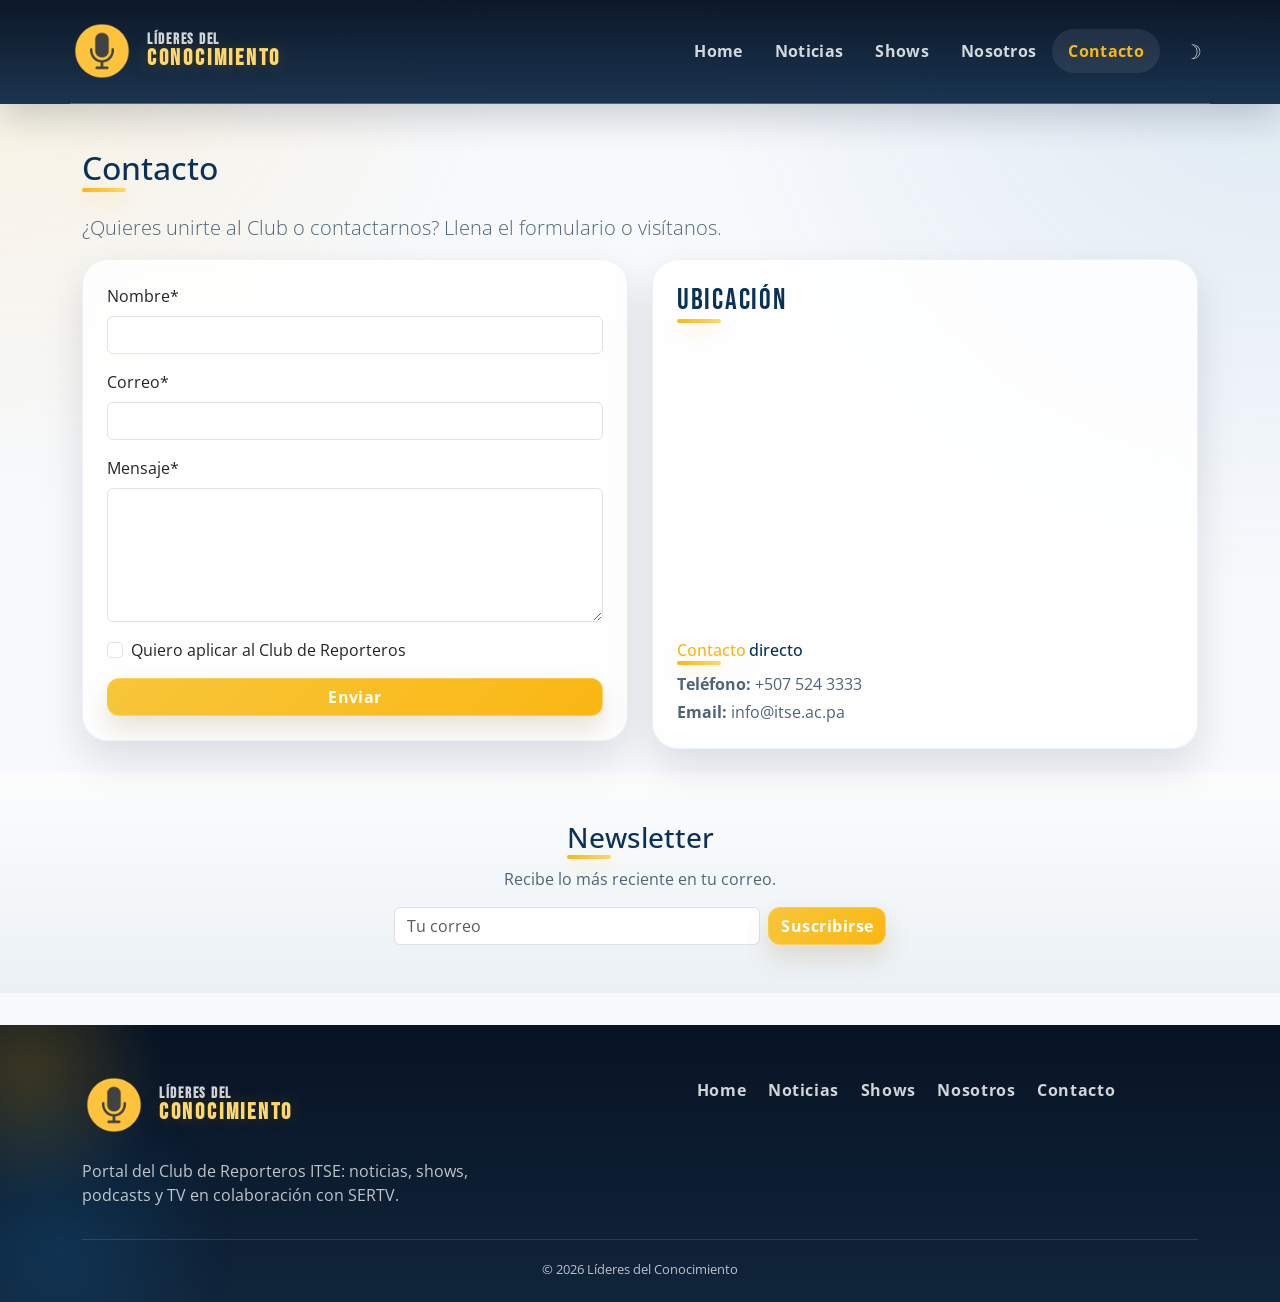
<file: contacto.html>
<!doctype html>
<html lang="es">
<head>
  <meta charset="utf-8" />
  <meta name="viewport" content="width=device-width,initial-scale=1">
  <title>Contacto &mdash; L&iacute;deres del Conocimiento</title>
  <link href="https://fonts.googleapis.com/css2?family=Bebas+Neue&family=Open+Sans:wght@300;400;600;700&display=swap" rel="stylesheet">
  <link href="https://cdn.jsdelivr.net/npm/bootstrap@5.3.2/dist/css/bootstrap.min.css" rel="stylesheet">
  <link rel="stylesheet" href="css/normalize.css">
  <link rel="stylesheet" href="css/styles.css">
</head>
<body>
  <header class="site-header text-white">
    <nav class="navbar container navbar-dark navbar-expand-lg">
      <a class="navbar-brand brand-lockup d-flex align-items-center" href="index.html">
        <img src="img/logo-lideres-conocimiento.png" alt="logo" class="logo brand-logo" width="320" height="320" decoding="async">
        <span class="logo-text">
          <span class="logo-text-main">L&iacute;deres del</span>
          <span class="logo-text-strong">Conocimiento</span>
        </span>
      </a>
      <button class="navbar-toggler" data-bs-toggle="collapse" data-bs-target="#nav5" aria-controls="nav5" aria-expanded="false" aria-label="Abrir navegaci&oacute;n">
        <span class="navbar-toggler-icon"></span>
      </button>
      <div class="collapse navbar-collapse" id="nav5">
        <ul class="navbar-nav ms-auto">
          <li class="nav-item"><a class="nav-link" href="index.html">Home</a></li>
          <li class="nav-item"><a class="nav-link" href="noticias.html">Noticias</a></li>
          <li class="nav-item"><a class="nav-link" href="shows.html">Shows</a></li>
          <li class="nav-item"><a class="nav-link" href="nosotros.html">Nosotros</a></li>
          <li class="nav-item"><a class="nav-link active" href="contacto.html">Contacto</a></li>
        </ul>
      </div>
    </nav>
  </header>

  <main class="container py-4">
    <h1>Contacto</h1>
    <p class="lead">&iquest;Quieres unirte al Club o contactarnos? Llena el formulario o vis&iacute;tanos.</p>

    <div class="row g-4 align-items-start">
      <div class="col-lg-6">
        <form id="contactForm" novalidate class="card p-4 h-100">
          <div class="mb-3">
            <label for="name" class="form-label">Nombre*</label>
            <input type="text" id="name" class="form-control" required aria-required="true">
            <div class="invalid-feedback">Por favor ingresa tu nombre.</div>
          </div>

          <div class="mb-3">
            <label for="email" class="form-label">Correo*</label>
            <input type="email" id="email" class="form-control" required>
            <div class="invalid-feedback">Por favor, ingresa un correo v&aacute;lido.</div>
          </div>

          <div class="mb-3">
            <label for="message" class="form-label">Mensaje*</label>
            <textarea id="message" class="form-control" rows="5" required></textarea>
            <div class="invalid-feedback">Escribe tu mensaje.</div>
          </div>

          <div class="mb-3 form-check">
            <input type="checkbox" id="joinClub" class="form-check-input">
            <label class="form-check-label" for="joinClub">Quiero aplicar al Club de Reporteros</label>
          </div>

          <button class="btn btn-primary" type="submit">Enviar</button>
        </form>
      </div>

      <div class="col-lg-6">
        <div class="card p-4 h-100">
          <h3 class="section-title mb-3">Ubicaci&oacute;n</h3>
          <div class="ratio ratio-16x9 mb-4">
            <iframe
              src="https://www.google.com/maps/embed?pb=!1m18!1m12!1m3!1d3940.9743908338976!2d-79.46231768521302!3d9.054658993473889!2m3!1f0!2f0!3f0!3m2!1i1024!2i768!4f13.1!3m3!1m2!1s0x8fa517cf406ca8a1%3A0x44504cf388ecebbb!2sITSE%20Instituto%20T%C3%A9cnico%20Superior%20Especializado!5e0!3m2!1ses!2spa!4v1708412455455!5m2!1ses!2spa"
              allowfullscreen=""
              loading="lazy"
              referrerpolicy="no-referrer-when-downgrade"></iframe>
          </div>
          <h6>Contacto directo</h6>
          <p class="mb-1"><strong>Tel&eacute;fono:</strong> +507 524 3333</p>
          <p class="mb-0"><strong>Email:</strong> info@itse.ac.pa</p>
        </div>
      </div>
    </div>
  </main>

  <section id="subscribe" class="py-5 bg-light">
    <div class="container text-center">
      <h3>Newsletter</h3>
      <p>Recibe lo m&aacute;s reciente en tu correo.</p>
      <form id="newsletterForm" class="row justify-content-center g-2">
        <div class="col-sm-6 col-md-4">
          <input type="email" id="newsletterEmail" class="form-control" placeholder="Tu correo" aria-label="Correo para newsletter" required>
        </div>
        <div class="col-auto">
          <button class="btn btn-warning" type="submit">Suscribirse</button>
        </div>
      </form>
    </div>
  </section>

  <footer class="site-footer text-white">
    <div class="container">
      <div class="footer-shell">
        <div class="footer-brand-block">
          <a class="footer-brand-link brand-lockup d-inline-flex align-items-center" href="index.html">
            <img src="img/logo-lideres-conocimiento.png" alt="logo" class="logo brand-logo" width="320" height="320" decoding="async">
            <span class="logo-text">
              <span class="logo-text-main">L&iacute;deres del</span>
              <span class="logo-text-strong">Conocimiento</span>
            </span>
          </a>
          <p class="footer-description mt-3 mb-0">Portal del Club de Reporteros ITSE: noticias, shows, podcasts y TV en colaboraci&oacute;n con SERTV.</p>
        </div>
        <div class="footer-nav-block">
          <nav class="footer-nav" aria-label="Footer">
            <a class="footer-link" href="index.html">Home</a>
            <a class="footer-link" href="noticias.html">Noticias</a>
            <a class="footer-link" href="shows.html">Shows</a>
            <a class="footer-link" href="nosotros.html">Nosotros</a>
            <a class="footer-link" href="contacto.html">Contacto</a>
          </nav>
        </div>
      </div>
      <div class="footer-bottom">
        <small>&copy; <span id="year5"></span> L&iacute;deres del Conocimiento</small>
      </div>
    </div>
  </footer>

  <script src="https://cdn.jsdelivr.net/npm/bootstrap@5.3.2/dist/js/bootstrap.bundle.min.js"></script>
  <script src="js/main.js"></script>
</body>
</html>
</file>
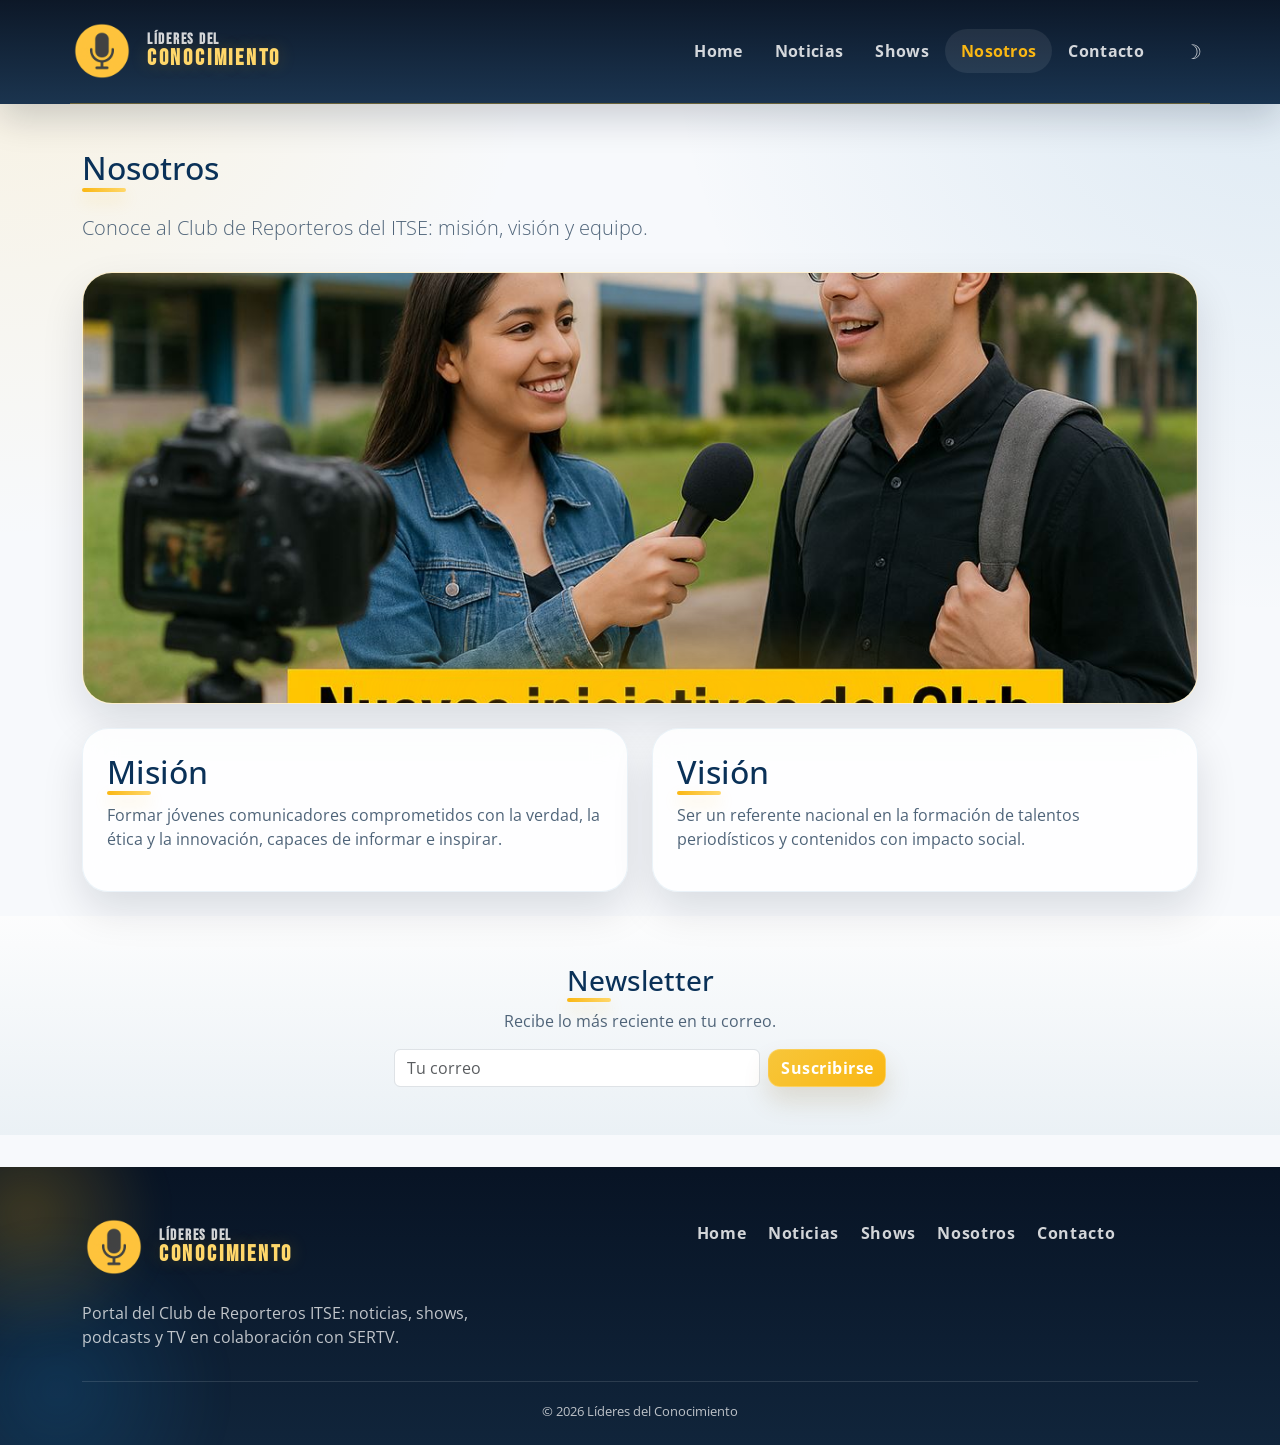
<file: nosotros.html>
<!doctype html>
<html lang="es">
<head>
  <meta charset="utf-8" />
  <meta name="viewport" content="width=device-width,initial-scale=1">
  <title>Nosotros &mdash; L&iacute;deres del Conocimiento</title>
  <link href="https://fonts.googleapis.com/css2?family=Bebas+Neue&family=Open+Sans:wght@300;400;600;700&display=swap" rel="stylesheet">
  <link href="https://cdn.jsdelivr.net/npm/bootstrap@5.3.2/dist/css/bootstrap.min.css" rel="stylesheet">
  <link rel="stylesheet" href="css/normalize.css">
  <link rel="stylesheet" href="css/styles.css">
</head>
<body>
  <header class="site-header text-white">
    <nav class="navbar container navbar-dark navbar-expand-lg">
      <a class="navbar-brand brand-lockup d-flex align-items-center" href="index.html">
        <img src="img/logo-lideres-conocimiento.png" alt="logo" class="logo brand-logo" width="320" height="320" decoding="async">
        <span class="logo-text">
          <span class="logo-text-main">L&iacute;deres del</span>
          <span class="logo-text-strong">Conocimiento</span>
        </span>
      </a>
      <button class="navbar-toggler" data-bs-toggle="collapse" data-bs-target="#nav4" aria-controls="nav4" aria-expanded="false" aria-label="Abrir navegaci&oacute;n">
        <span class="navbar-toggler-icon"></span>
      </button>
      <div class="collapse navbar-collapse" id="nav4">
        <ul class="navbar-nav ms-auto">
          <li class="nav-item"><a class="nav-link" href="index.html">Home</a></li>
          <li class="nav-item"><a class="nav-link" href="noticias.html">Noticias</a></li>
          <li class="nav-item"><a class="nav-link" href="shows.html">Shows</a></li>
          <li class="nav-item"><a class="nav-link active" href="nosotros.html">Nosotros</a></li>
          <li class="nav-item"><a class="nav-link" href="contacto.html">Contacto</a></li>
        </ul>
      </div>
    </nav>
  </header>

  <main class="container py-4">
    <h1>Nosotros</h1>
    <p class="lead">Conoce al Club de Reporteros del ITSE: misi&oacute;n, visi&oacute;n y equipo.</p>

    <section class="about-banner-section mb-4" aria-label="Banner del Club de Reporteros">
      <div class="about-banner-card">
        <img
          src="img/noticia-expo-tecnica.jpg"
          alt="Estudiantes del ITSE durante una cobertura de Expo T&eacute;cnica"
          class="about-banner-image"
          width="1600"
          height="900"
          loading="lazy"
          decoding="async">
      </div>
    </section>

    <section class="row g-4">
      <div class="col-md-6">
        <div class="card p-4 h-100">
          <h2>Misi&oacute;n</h2>
          <p>Formar j&oacute;venes comunicadores comprometidos con la verdad, la &eacute;tica y la innovaci&oacute;n, capaces de informar e inspirar.</p>
        </div>
      </div>
      <div class="col-md-6">
        <div class="card p-4 h-100">
          <h2>Visi&oacute;n</h2>
          <p>Ser un referente nacional en la formaci&oacute;n de talentos period&iacute;sticos y contenidos con impacto social.</p>
        </div>
      </div>
    </section>
  </main>

  <section id="subscribe" class="py-5 bg-light">
    <div class="container text-center">
      <h3>Newsletter</h3>
      <p>Recibe lo m&aacute;s reciente en tu correo.</p>
      <form id="newsletterForm" class="row justify-content-center g-2">
        <div class="col-sm-6 col-md-4">
          <input type="email" id="newsletterEmail" class="form-control" placeholder="Tu correo" aria-label="Correo para newsletter" required>
        </div>
        <div class="col-auto">
          <button class="btn btn-warning" type="submit">Suscribirse</button>
        </div>
      </form>
    </div>
  </section>

  <footer class="site-footer text-white">
    <div class="container">
      <div class="footer-shell">
        <div class="footer-brand-block">
          <a class="footer-brand-link brand-lockup d-inline-flex align-items-center" href="index.html">
            <img src="img/logo-lideres-conocimiento.png" alt="logo" class="logo brand-logo" width="320" height="320" decoding="async">
            <span class="logo-text">
              <span class="logo-text-main">L&iacute;deres del</span>
              <span class="logo-text-strong">Conocimiento</span>
            </span>
          </a>
          <p class="footer-description mt-3 mb-0">Portal del Club de Reporteros ITSE: noticias, shows, podcasts y TV en colaboraci&oacute;n con SERTV.</p>
        </div>
        <div class="footer-nav-block">
          <nav class="footer-nav" aria-label="Footer">
            <a class="footer-link" href="index.html">Home</a>
            <a class="footer-link" href="noticias.html">Noticias</a>
            <a class="footer-link" href="shows.html">Shows</a>
            <a class="footer-link" href="nosotros.html">Nosotros</a>
            <a class="footer-link" href="contacto.html">Contacto</a>
          </nav>
        </div>
      </div>
      <div class="footer-bottom">
        <small>&copy; <span id="year4"></span> L&iacute;deres del Conocimiento</small>
      </div>
    </div>
  </footer>

  <script src="https://cdn.jsdelivr.net/npm/bootstrap@5.3.2/dist/js/bootstrap.bundle.min.js"></script>
  <script src="js/main.js"></script>
</body>
</html>
</file>
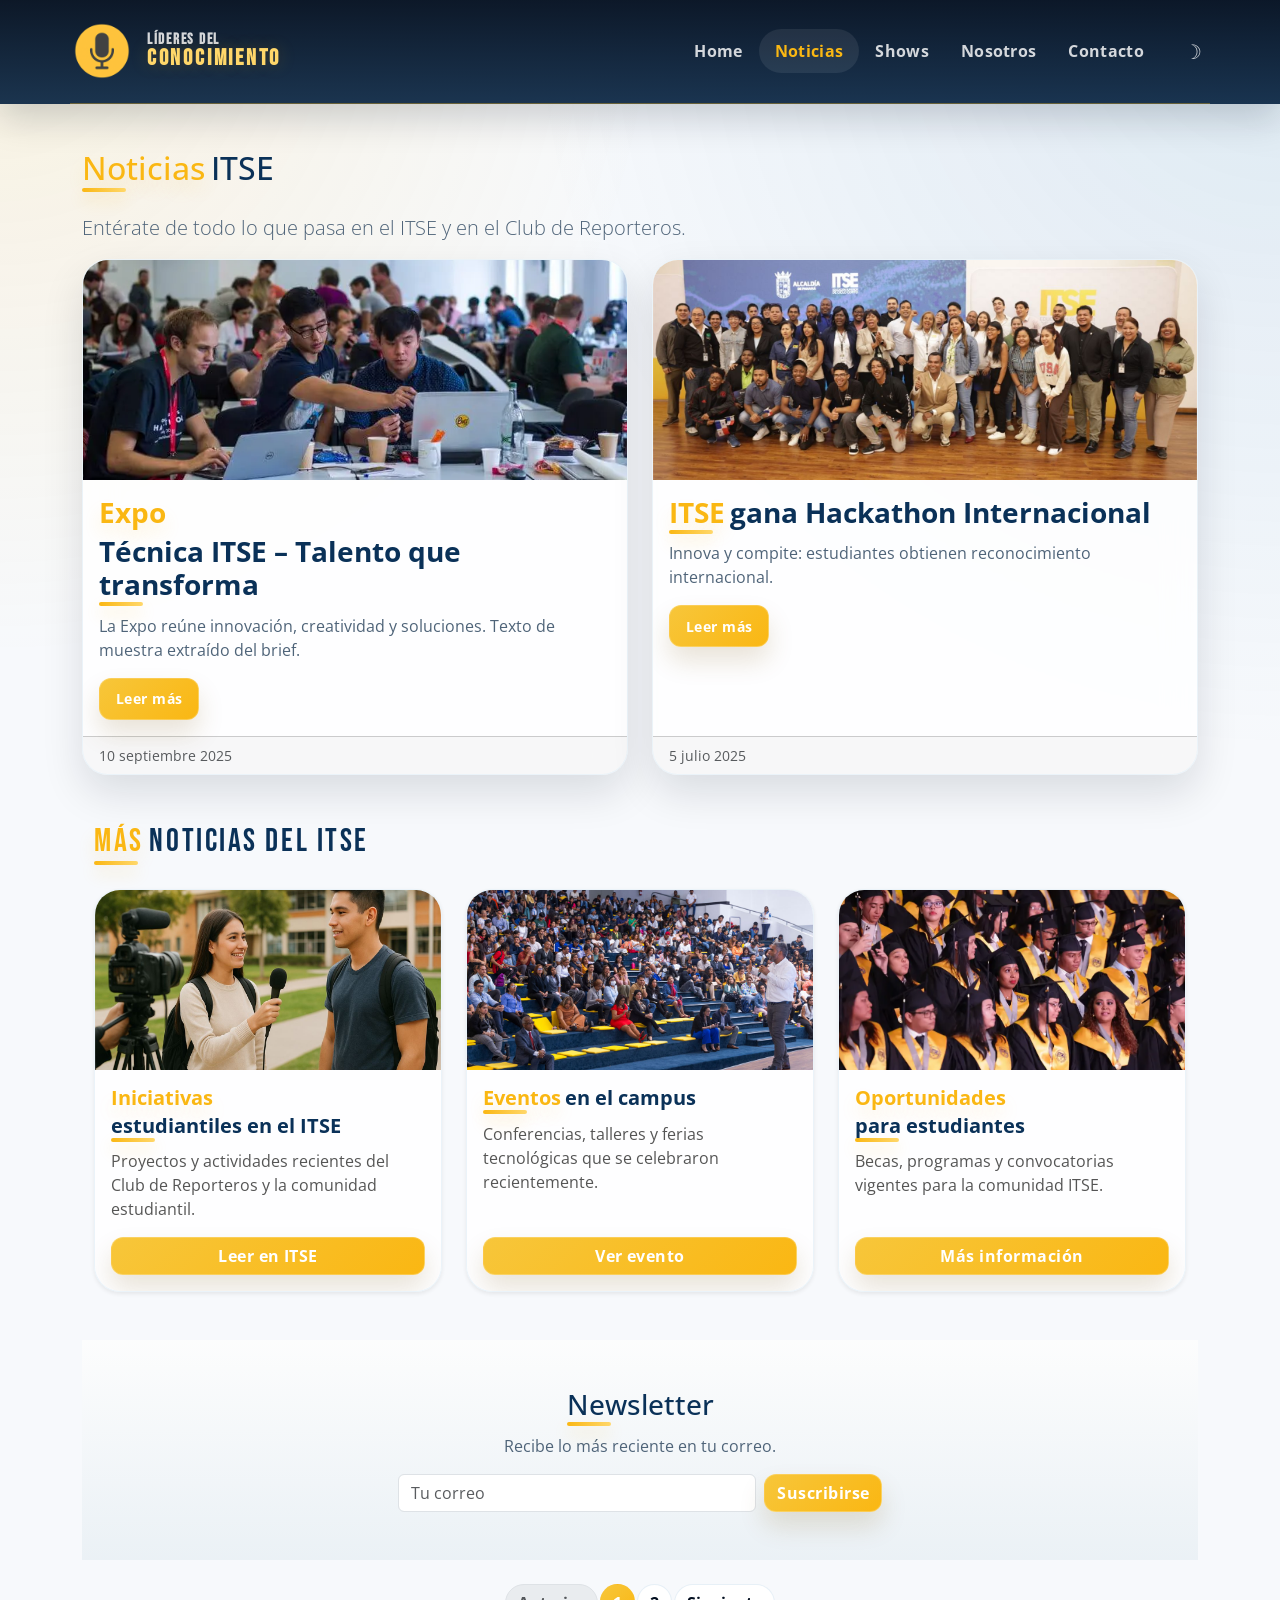
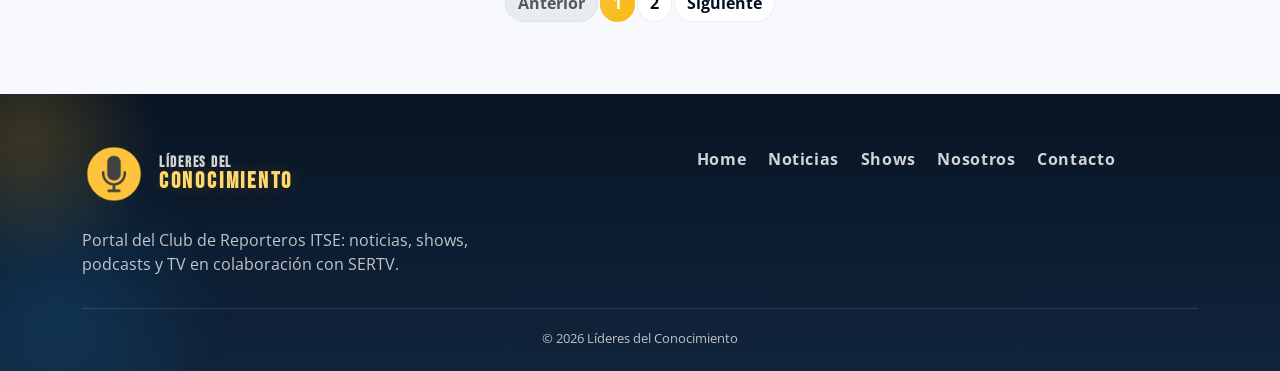
<file: noticias.html>
<!doctype html>
<html lang="es">
<head>
  <meta charset="utf-8" />
  <meta name="viewport" content="width=device-width, initial-scale=1" />
  <title>Noticias &mdash; L&iacute;deres del Conocimiento</title>
  <link href="https://fonts.googleapis.com/css2?family=Bebas+Neue&family=Open+Sans:wght@300;400;600;700&display=swap" rel="stylesheet">
  <link href="https://cdn.jsdelivr.net/npm/bootstrap@5.3.2/dist/css/bootstrap.min.css" rel="stylesheet">
  <link rel="stylesheet" href="css/normalize.css">
  <link rel="stylesheet" href="css/styles.css">
</head>
<body>
  <header class="site-header text-white">
    <nav class="navbar navbar-expand-lg container navbar-dark">
      <a class="navbar-brand brand-lockup d-flex align-items-center" href="index.html">
        <img src="img/logo-lideres-conocimiento.png" alt="logo" class="logo brand-logo" width="320" height="320" decoding="async">
        <span class="logo-text">
          <span class="logo-text-main">L&iacute;deres del</span>
          <span class="logo-text-strong">Conocimiento</span>
        </span>
      </a>
      <button class="navbar-toggler" data-bs-toggle="collapse" data-bs-target="#nav2" aria-controls="nav2" aria-expanded="false" aria-label="Abrir navegaci&oacute;n">
        <span class="navbar-toggler-icon"></span>
      </button>
      <div class="collapse navbar-collapse" id="nav2">
        <ul class="navbar-nav ms-auto">
          <li class="nav-item"><a class="nav-link" href="index.html">Home</a></li>
          <li class="nav-item"><a class="nav-link active" href="noticias.html">Noticias</a></li>
          <li class="nav-item"><a class="nav-link" href="shows.html">Shows</a></li>
          <li class="nav-item"><a class="nav-link" href="nosotros.html">Nosotros</a></li>
          <li class="nav-item"><a class="nav-link" href="contacto.html">Contacto</a></li>
        </ul>
      </div>
    </nav>
  </header>

  <main class="container py-4">
    <h1>Noticias ITSE</h1>
    <p class="lead">Ent&eacute;rate de todo lo que pasa en el ITSE y en el Club de Reporteros.</p>

    <section class="row g-4">
      <article class="col-md-6">
        <div class="card h-100">
          <img src="img/noticia-equipo-hackathon.webp" class="card-img-top" alt="Expo T&eacute;cnica ITSE" loading="lazy" decoding="async">
          <div class="card-body">
            <h3 class="card-title">Expo T&eacute;cnica ITSE &ndash; Talento que transforma</h3>
            <p class="card-text">La Expo re&uacute;ne innovaci&oacute;n, creatividad y soluciones. Texto de muestra extra&iacute;do del brief.</p>
            <a class="btn btn-sm btn-outline-secondary" href="#">Leer m&aacute;s</a>
          </div>
          <div class="card-footer text-muted small">10 septiembre 2025</div>
        </div>
      </article>

      <article class="col-md-6">
        <div class="card h-100">
          <img src="img/noticia-hackathon-itse.jpg" class="card-img-top" alt="Hackathon" loading="lazy" decoding="async">
          <div class="card-body">
            <h3 class="card-title">ITSE gana Hackathon Internacional</h3>
            <p class="card-text">Innova y compite: estudiantes obtienen reconocimiento internacional.</p>
            <a class="btn btn-sm btn-outline-secondary" href="#">Leer m&aacute;s</a>
          </div>
          <div class="card-footer text-muted small">5 julio 2025</div>
        </div>
      </article>
    </section>

    <section id="mas-noticias-itse" class="py-5">
      <div class="container">
        <h2 class="section-title text-center mb-4">M&aacute;s noticias del ITSE</h2>
        <div class="row g-4">
          <div class="col-md-4">
            <article class="card h-100 shadow-sm">
              <img src="img/noticia-iniciativas-estudiantiles.jpg" class="card-img-top" alt="ITSE - Iniciativas estudiantiles" loading="lazy" decoding="async">
              <div class="card-body d-flex flex-column">
                <h5 class="card-title">Iniciativas estudiantiles en el ITSE</h5>
                <p class="card-text">Proyectos y actividades recientes del Club de Reporteros y la comunidad estudiantil.</p>
                <a href="https://www.itse.ac.pa/" class="btn btn-outline-dark mt-auto" target="_blank" rel="noopener noreferrer">Leer en ITSE</a>
              </div>
            </article>
          </div>
          <div class="col-md-4">
            <article class="card h-100 shadow-sm">
              <img src="img/noticia-eventos-campus.jpg" class="card-img-top" alt="ITSE - Eventos en campus" loading="lazy" decoding="async">
              <div class="card-body d-flex flex-column">
                <h5 class="card-title">Eventos en el campus</h5>
                <p class="card-text">Conferencias, talleres y ferias tecnol&oacute;gicas que se celebraron recientemente.</p>
                <a href="https://www.itse.ac.pa/" class="btn btn-outline-dark mt-auto" target="_blank" rel="noopener noreferrer">Ver evento</a>
              </div>
            </article>
          </div>
          <div class="col-md-4">
            <article class="card h-100 shadow-sm">
              <img src="img/noticia-graduacion-itse.webp" class="card-img-top" alt="ITSE - Oportunidades para estudiantes" loading="lazy" decoding="async">
              <div class="card-body d-flex flex-column">
                <h5 class="card-title">Oportunidades para estudiantes</h5>
                <p class="card-text">Becas, programas y convocatorias vigentes para la comunidad ITSE.</p>
                <a href="https://www.itse.ac.pa/" class="btn btn-outline-dark mt-auto" target="_blank" rel="noopener noreferrer">M&aacute;s informaci&oacute;n</a>
              </div>
            </article>
          </div>
        </div>
      </div>
    </section>

    <section id="subscribe" class="py-5 bg-light">
      <div class="container text-center">
        <h3>Newsletter</h3>
        <p>Recibe lo m&aacute;s reciente en tu correo.</p>
        <form id="newsletterForm" class="row justify-content-center g-2">
          <div class="col-sm-6 col-md-4">
            <input type="email" id="newsletterEmail" class="form-control" placeholder="Tu correo" aria-label="Correo para newsletter" required>
          </div>
          <div class="col-auto">
            <button class="btn btn-warning" type="submit">Suscribirse</button>
          </div>
        </form>
      </div>
    </section>

    <nav class="mt-4" aria-label="Paginaci&oacute;n de noticias">
      <ul class="pagination justify-content-center">
        <li class="page-item disabled"><a class="page-link" href="#">Anterior</a></li>
        <li class="page-item active"><a class="page-link" href="#">1</a></li>
        <li class="page-item"><a class="page-link" href="#">2</a></li>
        <li class="page-item"><a class="page-link" href="#">Siguiente</a></li>
      </ul>
    </nav>
  </main>

  <footer class="site-footer text-white">
    <div class="container">
      <div class="footer-shell">
        <div class="footer-brand-block">
          <a class="footer-brand-link brand-lockup d-inline-flex align-items-center" href="index.html">
            <img src="img/logo-lideres-conocimiento.png" alt="logo" class="logo brand-logo" width="320" height="320" decoding="async">
            <span class="logo-text">
              <span class="logo-text-main">L&iacute;deres del</span>
              <span class="logo-text-strong">Conocimiento</span>
            </span>
          </a>
          <p class="footer-description mt-3 mb-0">Portal del Club de Reporteros ITSE: noticias, shows, podcasts y TV en colaboraci&oacute;n con SERTV.</p>
        </div>
        <div class="footer-nav-block">
          <nav class="footer-nav" aria-label="Footer">
            <a class="footer-link" href="index.html">Home</a>
            <a class="footer-link" href="noticias.html">Noticias</a>
            <a class="footer-link" href="shows.html">Shows</a>
            <a class="footer-link" href="nosotros.html">Nosotros</a>
            <a class="footer-link" href="contacto.html">Contacto</a>
          </nav>
        </div>
      </div>
      <div class="footer-bottom">
        <small>&copy; <span id="year2"></span> L&iacute;deres del Conocimiento</small>
      </div>
    </div>
  </footer>

  <script src="https://cdn.jsdelivr.net/npm/bootstrap@5.3.2/dist/js/bootstrap.bundle.min.js"></script>
  <script src="js/main.js"></script>
</body>
</html>
</file>
<file: css/styles.css>
/* css/styles.css */

:root{
  --amarillo: #fab713;
  --amarillo-suave: #ffd76a;
  --azul: #1670ad;
  --azul-profundo: #030f20;
  --azul-medio: #0a3158;
  --gris: #737373;
  --gris-titulo: #617082;
  --blanco: #ffffff;
  --negro: #030f20;
  --texto-suave: #4f6479;
  --fw-sans: 'Open Sans', Arial, sans-serif;
  --fw-display: 'Bebas Neue', sans-serif;
  --brand-gradient: linear-gradient(135deg, #f7c63a 0%, #fab713 100%);
  --brand-surface: linear-gradient(180deg, rgba(3, 15, 32, 0.96), rgba(8, 36, 66, 0.92));
  --glass-surface: rgba(255, 255, 255, 0.82);
  --soft-shadow: 0 18px 42px rgba(3, 15, 32, 0.12);
  --lift-shadow: 0 26px 50px rgba(3, 15, 32, 0.18);
}

html,
body{
  font-family: var(--fw-sans);
  color: var(--negro);
  background:
    radial-gradient(circle at top left, rgba(250, 183, 19, 0.12), transparent 28%),
    radial-gradient(circle at top right, rgba(22, 112, 173, 0.12), transparent 32%),
    #f7f9fc;
  line-height: 1.5;
}

html{
  scroll-behavior: smooth;
}

body{
  min-height: 100vh;
}

a{
  color: inherit;
}

.brand-title{
  font-family: var(--fw-display);
  font-size: 1.25rem;
  letter-spacing: 1px;
}

.logo{
  width: auto;
  height: 64px;
  flex-shrink: 0;
}

.site-header{
  background: var(--brand-surface);
  box-shadow: 0 14px 36px rgba(3, 15, 32, 0.18);
}

.navbar{
  border-bottom: 1px solid rgba(250, 183, 19, 0.35);
  padding-block: 0.9rem;
}

.navbar-toggler{
  border-color: rgba(250, 183, 19, 0.24);
  border-radius: 14px;
  padding: 0.42rem 0.6rem;
  background: rgba(255, 255, 255, 0.04);
  box-shadow: 0 10px 20px rgba(3, 15, 32, 0.12);
  transition: transform 0.28s ease, box-shadow 0.28s ease, border-color 0.28s ease, background-color 0.28s ease;
}

.navbar-toggler:hover,
.navbar-toggler:focus-visible{
  background: rgba(255, 255, 255, 0.07);
  border-color: rgba(250, 183, 19, 0.42);
  box-shadow:
    0 14px 26px rgba(3, 15, 32, 0.18),
    0 0 0 1px rgba(250, 183, 19, 0.12),
    0 0 18px rgba(250, 183, 19, 0.18),
    0 0 26px rgba(188, 202, 218, 0.08);
  transform: translateY(-1px);
}

.navbar-toggler:focus{
  box-shadow:
    0 14px 26px rgba(3, 15, 32, 0.18),
    0 0 0 1px rgba(250, 183, 19, 0.12),
    0 0 18px rgba(250, 183, 19, 0.18),
    0 0 26px rgba(188, 202, 218, 0.08);
}

.navbar-toggler[aria-expanded="true"]{
  background: rgba(255, 255, 255, 0.08);
  border-color: rgba(250, 183, 19, 0.46);
  box-shadow:
    0 16px 28px rgba(3, 15, 32, 0.22),
    0 0 18px rgba(250, 183, 19, 0.22),
    0 0 28px rgba(188, 202, 218, 0.1);
}

.navbar-toggler-icon{
  transition: transform 0.28s ease, filter 0.28s ease, opacity 0.28s ease;
  filter: drop-shadow(0 0 8px rgba(255, 255, 255, 0.08));
}

.navbar-toggler:hover .navbar-toggler-icon,
.navbar-toggler:focus-visible .navbar-toggler-icon,
.navbar-toggler[aria-expanded="true"] .navbar-toggler-icon{
  transform: scale(1.04);
  filter:
    drop-shadow(0 0 8px rgba(250, 183, 19, 0.18))
    drop-shadow(0 0 12px rgba(188, 202, 218, 0.08));
}

.nav-actions{
  display: flex;
  align-items: center;
  gap: 0.75rem;
  margin-left: 1rem;
}

.theme-toggle{
  display: inline-flex;
  align-items: center;
  justify-content: center;
  width: 34px;
  height: 34px;
  padding: 0;
  border: 0;
  border-radius: 50%;
  background: transparent;
  color: rgba(255, 255, 255, 0.8);
  box-shadow: none;
  transition: transform 0.28s ease, color 0.28s ease, text-shadow 0.28s ease, opacity 0.28s ease;
}

.theme-toggle:hover,
.theme-toggle:focus-visible{
  transform: translateY(-1px);
  background: transparent;
  color: var(--amarillo-suave);
  text-shadow: 0 0 14px rgba(250, 183, 19, 0.28);
}

.theme-toggle-icon{
  font-size: 1.22rem;
  line-height: 1;
  display: inline-block;
  transform-origin: center;
  transition: transform 0.6s cubic-bezier(0.22, 1, 0.36, 1), color 0.28s ease, text-shadow 0.28s ease, opacity 0.28s ease;
}

.theme-toggle.is-animating .theme-toggle-icon{
  transform: rotate(180deg) scale(1.08);
}

body[data-theme="dark"] .theme-toggle{
  color: var(--amarillo-suave);
}

body[data-theme="dark"] .theme-toggle:hover,
body[data-theme="dark"] .theme-toggle:focus-visible{
  color: #eef4fb;
  text-shadow: 0 0 16px rgba(255, 255, 255, 0.2);
}

.navbar-collapse{
  align-items: center;
}

.brand-lockup{
  gap: 0.8rem;
  text-decoration: none;
  transition: transform 0.3s ease;
}

.brand-logo{
  transition: transform 0.35s ease, filter 0.35s ease;
}

.logo-text{
  display: flex;
  flex-direction: column;
  line-height: 0.95;
  text-transform: uppercase;
}

.logo-text-main,
.logo-text-strong{
  display: block;
  font-family: var(--fw-display);
  font-weight: 700;
  letter-spacing: 0.12em;
  transition: color 0.3s ease, text-shadow 0.3s ease, transform 0.3s ease;
}

.logo-text-main{
  font-size: 0.92rem;
  color: rgba(255, 255, 255, 0.82);
}

.logo-text-strong{
  font-size: 1.45rem;
  color: var(--amarillo-suave);
  text-shadow: 0 0 18px rgba(250, 183, 19, 0.22);
}

.brand-lockup:hover,
.brand-lockup:focus-visible{
  transform: translateY(-2px);
}

.brand-lockup:hover .brand-logo,
.brand-lockup:focus-visible .brand-logo{
  filter: hue-rotate(-12deg) saturate(1.25) brightness(1.05) drop-shadow(0 10px 18px rgba(250, 183, 19, 0.28));
  transform: scale(1.04);
}

.brand-lockup:hover .logo-text-main,
.brand-lockup:focus-visible .logo-text-main{
  color: var(--blanco);
  transform: translateX(2px);
}

.brand-lockup:hover .logo-text-strong,
.brand-lockup:focus-visible .logo-text-strong{
  color: var(--blanco);
  text-shadow: 0 0 22px rgba(23, 119, 184, 0.32);
  transform: translateX(4px);
}

.navbar .nav-link{
  color: rgba(255, 255, 255, 0.82) !important;
  font-weight: 700;
  letter-spacing: 0.02em;
  text-transform: none;
  border-radius: 999px;
  padding: 0.62rem 1rem !important;
  transition: transform 0.28s ease, color 0.28s ease, background-color 0.28s ease, box-shadow 0.28s ease;
}

.navbar .nav-link:hover,
.navbar .nav-link:focus-visible{
  color: var(--azul-profundo) !important;
  background: rgba(250, 183, 19, 0.94);
  box-shadow: 0 12px 24px rgba(250, 183, 19, 0.22);
  transform: translateY(-2px);
}

.navbar .nav-link.active{
  color: var(--amarillo) !important;
  background: rgba(255, 255, 255, 0.08);
}

.hero{
  background: linear-gradient(180deg, rgba(255, 255, 255, 0.3), rgba(250, 183, 19, 0.06));
}

.hero .display-4{
  font-family: var(--fw-display);
  color: var(--azul-medio);
  font-size: 3rem;
}

.hero .lead{
  color: var(--texto-suave);
  max-width: 52ch;
}

.hero-actions{
  display: flex;
  flex-wrap: wrap;
  gap: 0.9rem;
  margin-top: 1.5rem;
}

.hero-media{
  position: relative;
}

.about-banner-section{
  margin-top: 1.8rem;
}

.about-banner-card{
  position: relative;
  overflow: hidden;
  border-radius: 30px;
  background: rgba(255, 255, 255, 0.78);
  box-shadow: var(--soft-shadow);
  border: 1px solid rgba(250, 183, 19, 0.22);
  backdrop-filter: blur(16px);
  -webkit-backdrop-filter: blur(16px);
  transition: transform 0.35s ease, box-shadow 0.35s ease, border-color 0.35s ease;
}

.about-banner-card::after{
  content: "";
  position: absolute;
  inset: auto 10% -34px;
  height: 92px;
  background: radial-gradient(circle, rgba(250, 183, 19, 0.28), rgba(250, 183, 19, 0.16) 42%, transparent 72%);
  filter: blur(20px);
  opacity: 0.9;
  pointer-events: none;
  transition: opacity 0.35s ease, transform 0.35s ease;
}

.about-banner-card:hover{
  transform: translateY(-10px);
  box-shadow: var(--lift-shadow);
  border-color: rgba(250, 183, 19, 0.36);
}

.about-banner-card:hover::after{
  opacity: 1;
  transform: scale(1.04);
}

.about-banner-image{
  display: block;
  width: 100%;
  height: clamp(240px, 42vw, 430px);
  object-fit: cover;
  object-position: center;
  transition: transform 0.42s ease, filter 0.42s ease;
}

.about-banner-card:hover .about-banner-image{
  transform: scale(1.03);
  filter: saturate(1.05);
}

.hero-media img{
  width: 100%;
}

.hero-media::after{
  content: "";
  position: absolute;
  inset: auto 12% -18px;
  height: 72px;
  background: radial-gradient(circle, rgba(22, 112, 173, 0.2), rgba(250, 183, 19, 0.12) 45%, transparent 72%);
  filter: blur(18px);
  opacity: 0;
  transition: opacity 0.35s ease;
  pointer-events: none;
}

.hero-media:hover::after{
  opacity: 1;
}

.hero-media img{
  transition: transform 0.4s ease, box-shadow 0.4s ease, filter 0.4s ease;
}

.hero-media:hover img{
  transform: translateY(-8px) scale(1.01);
  box-shadow: var(--lift-shadow);
  filter: saturate(1.06);
}

.btn{
  border: 1px solid rgba(255, 255, 255, 0.22) !important;
  border-radius: 12px;
  background: var(--brand-gradient) !important;
  color: var(--blanco) !important;
  font-weight: 700;
  letter-spacing: 0.03em;
  box-shadow: 0 14px 26px rgba(122, 88, 10, 0.16);
  backdrop-filter: blur(12px);
  -webkit-backdrop-filter: blur(12px);
  transition: transform 0.28s ease, box-shadow 0.28s ease, filter 0.28s ease;
}

.btn:hover,
.btn:focus-visible{
  transform: translateY(-4px);
  box-shadow: 0 18px 32px rgba(122, 88, 10, 0.2);
  filter: saturate(1.08) brightness(1.03);
}

.btn-outline-light,
.btn-outline-dark,
.btn-outline-secondary,
.btn-primary,
.btn-warning{
  color: var(--blanco) !important;
}

.btn-sm{
  padding: 0.6rem 1rem;
}

.btn-lg{
  padding: 0.7rem 1.15rem;
  font-size: 0.98rem;
}

.section-title{
  font-family: var(--fw-display);
  font-size: 1.8rem;
  margin-bottom: 1rem;
  color: var(--azul-medio);
  letter-spacing: 0.06em;
}

main h1,
.card h2,
.card h3,
.card h4,
.card h5,
.card h6,
#subscribe h3{
  color: var(--azul-medio);
}

.brand-heading{
  position: relative;
  display: inline-flex;
  flex-wrap: wrap;
  align-items: baseline;
  gap: 0.18em;
  max-width: 100%;
  padding-bottom: 0.24rem;
}

.brand-heading::after{
  content: "";
  position: absolute;
  left: 0;
  bottom: -0.02rem;
  width: 44px;
  height: 4px;
  border-radius: 999px;
  background: linear-gradient(90deg, var(--amarillo), var(--amarillo-suave));
  box-shadow: 0 8px 16px rgba(250, 183, 19, 0.24);
}

.brand-heading-accent{
  color: var(--amarillo);
  text-shadow: 0 10px 18px rgba(250, 183, 19, 0.16);
}

.brand-heading-main{
  color: var(--azul-medio);
}

.brand-heading-single{
  padding-bottom: 0.24rem;
}

.brand-heading-single .brand-heading-accent{
  color: var(--azul-medio);
  text-shadow: none;
}

.card{
  position: relative;
  border: 1px solid rgba(22, 112, 173, 0.08);
  border-radius: 26px;
  overflow: hidden;
  background: var(--glass-surface);
  box-shadow: var(--soft-shadow);
  backdrop-filter: blur(16px);
  -webkit-backdrop-filter: blur(16px);
  transition: transform 0.35s ease, box-shadow 0.35s ease, border-color 0.35s ease;
}

.card::after{
  content: "";
  position: absolute;
  inset: auto 12% -34px;
  height: 84px;
  background: radial-gradient(circle, rgba(22, 112, 173, 0.18), rgba(250, 183, 19, 0.14) 46%, transparent 72%);
  filter: blur(18px);
  opacity: 0;
  transition: opacity 0.35s ease;
  pointer-events: none;
}

.card:hover{
  transform: translateY(-10px);
  box-shadow: var(--lift-shadow);
  border-color: rgba(250, 183, 19, 0.28);
}

.card:hover::after{
  opacity: 1;
}

.card img,
.card iframe{
  transition: transform 0.4s ease, filter 0.4s ease;
}

.card:hover img,
.card:hover iframe{
  transform: scale(1.04);
  filter: saturate(1.06);
}

.card-body{
  position: relative;
  z-index: 1;
}

.card-title,
.card-body h5{
  color: var(--azul-profundo);
  font-weight: 700;
}

.card-text,
.lead,
p{
  color: var(--texto-suave);
}

.card img{
  object-fit: cover;
  height: 220px;
}

.feature-card .card-body{
  display: flex;
  flex-direction: column;
  height: 100%;
  padding: 1.35rem 1.3rem 1.4rem;
}

.feature-card .card-title{
  min-height: 3.2rem;
}

.feature-card .card-text{
  margin-bottom: 1rem;
}

#mas-noticias-itse .section-title{
  color: var(--amarillo);
  font-size: 2rem;
  letter-spacing: 0.08em;
}

#mas-noticias-itse .card-title{
  font-weight: 700;
  color: var(--azul-profundo);
  margin-bottom: 0.5rem;
}

#mas-noticias-itse .card-text{
  color: #555;
  margin-bottom: 1rem;
}

#mas-noticias-itse .card-img-top{
  height: 180px;
  object-fit: cover;
}

#video-intro .section-title{
  font-family: var(--fw-display);
  font-size: 2.2rem;
  color: var(--amarillo);
  letter-spacing: 0.08em;
}

.video-wrapper{
  position: relative;
  border-radius: 24px;
  overflow: hidden;
  box-shadow: var(--soft-shadow);
  transition: transform 0.35s ease, box-shadow 0.35s ease, border-color 0.35s ease;
}

.video-wrapper::after{
  content: "";
  position: absolute;
  inset: auto 10% -18px;
  height: 60px;
  background: radial-gradient(circle, rgba(22, 112, 173, 0.22), rgba(250, 183, 19, 0.14) 40%, transparent 72%);
  filter: blur(18px);
  opacity: 0.75;
  pointer-events: none;
  transition: opacity 0.35s ease, transform 0.35s ease, filter 0.35s ease;
}

.video-wrapper video{
  width: 100%;
  height: 100%;
  border-radius: 24px;
  object-fit: cover;
  transition: transform 0.4s ease, filter 0.4s ease;
}

.video-wrapper:hover{
  transform: translateY(-10px);
  box-shadow: var(--lift-shadow);
}

.video-wrapper:hover::after{
  opacity: 1;
  transform: scale(1.03);
  filter: blur(22px);
  background: radial-gradient(circle, rgba(250, 183, 19, 0.26), rgba(250, 183, 19, 0.14) 44%, transparent 74%);
}

.video-wrapper:hover video{
  transform: scale(1.015);
  filter: saturate(1.04);
}

.page-link{
  border: 1px solid rgba(22, 112, 173, 0.1);
  border-radius: 999px !important;
  color: var(--azul-profundo);
  font-weight: 700;
  margin-inline: 0.2rem;
  transition: transform 0.28s ease, box-shadow 0.28s ease, background 0.28s ease, color 0.28s ease;
}

.page-link:hover{
  background: var(--brand-gradient);
  color: var(--blanco);
  transform: translateY(-3px);
  box-shadow: 0 16px 28px rgba(10, 49, 88, 0.18);
}

.page-item.active .page-link{
  background: var(--brand-gradient);
  border-color: transparent;
}

#subscribe{
  background: linear-gradient(180deg, rgba(255, 255, 255, 0.6), rgba(22, 112, 173, 0.06));
}

.site-footer{
  position: relative;
  margin-top: 2rem;
  padding: 3rem 0 1.4rem;
  background: linear-gradient(180deg, rgba(3, 15, 32, 0.98), rgba(7, 28, 51, 0.96));
  color: var(--blanco);
  overflow: hidden;
}

.site-footer::before{
  content: "";
  position: absolute;
  inset: -30% auto auto -8%;
  width: 260px;
  height: 260px;
  background: radial-gradient(circle, rgba(250, 183, 19, 0.22), transparent 72%);
  filter: blur(14px);
}

.site-footer::after{
  content: "";
  position: absolute;
  inset: auto -8% -38%;
  width: 320px;
  height: 320px;
  background: radial-gradient(circle, rgba(23, 119, 184, 0.22), transparent 72%);
  filter: blur(14px);
}

.footer-shell{
  position: relative;
  z-index: 1;
  display: grid;
  grid-template-columns: 1.15fr 1fr;
  gap: 2.4rem;
  align-items: start;
}

.footer-description,
.footer-credit{
  color: rgba(255, 255, 255, 0.74);
  max-width: 44ch;
}

.footer-nav{
  display: flex;
  flex-wrap: wrap;
  gap: 0.9rem 1.35rem;
  padding-top: 0.35rem;
  justify-content: flex-start;
}

.footer-link{
  display: inline-block;
  min-width: auto;
  padding: 0;
  color: rgba(255, 255, 255, 0.82);
  font-weight: 700;
  letter-spacing: 0.04em;
  text-decoration: none;
  transition: color 0.28s ease, text-shadow 0.28s ease, transform 0.28s ease;
}

.footer-link:hover,
.footer-link:focus-visible{
  color: var(--amarillo-suave);
  text-shadow: 0 0 14px rgba(250, 183, 19, 0.2);
  transform: none;
}

.footer-nav-block{
  display: flex;
  flex-direction: column;
  align-items: flex-start;
}

.footer-bottom{
  position: relative;
  z-index: 1;
  margin-top: 2rem;
  padding-top: 1rem;
  border-top: 1px solid rgba(255, 255, 255, 0.12);
  text-align: center;
}

.footer-bottom small{
  color: rgba(255, 255, 255, 0.72);
}

.scroll-top{
  position: fixed;
  right: 1.4rem;
  bottom: 1.4rem;
  z-index: 1000;
  width: 46px;
  height: 46px;
  display: inline-flex;
  align-items: center;
  justify-content: center;
  border: 1px solid rgba(255, 255, 255, 0.24);
  border-radius: 14px;
  background: linear-gradient(180deg, rgba(250, 183, 19, 0.96), rgba(232, 160, 12, 0.96));
  color: var(--azul-profundo);
  box-shadow: 0 18px 30px rgba(122, 88, 10, 0.24);
  opacity: 0;
  visibility: hidden;
  transform: translateY(16px);
  pointer-events: none;
  transition: opacity 0.28s ease, transform 0.28s ease, visibility 0.28s ease, box-shadow 0.28s ease;
}

.scroll-top.is-visible{
  opacity: 1;
  visibility: visible;
  transform: translateY(0);
  pointer-events: auto;
}

.scroll-top:hover,
.scroll-top:focus-visible{
  box-shadow: 0 22px 34px rgba(122, 88, 10, 0.28);
  transform: translateY(-3px);
}

.scroll-top-icon{
  font-size: 1.15rem;
  font-weight: 700;
  line-height: 1;
}

body[data-theme="dark"]{
  --negro: #edf3fb;
  --texto-suave: #b8c6d8;
  --glass-surface: rgba(10, 19, 32, 0.88);
  --soft-shadow: 0 18px 42px rgba(0, 0, 0, 0.28);
  --lift-shadow: 0 26px 50px rgba(0, 0, 0, 0.36);
  background:
    radial-gradient(circle at top left, rgba(250, 183, 19, 0.12), transparent 24%),
    radial-gradient(circle at top right, rgba(22, 112, 173, 0.14), transparent 28%),
    linear-gradient(180deg, #07111d 0%, #091728 45%, #050b14 100%);
  color: var(--negro);
}

body[data-theme="dark"] .hero{
  background: linear-gradient(180deg, rgba(9, 23, 40, 0.78), rgba(5, 11, 20, 0.24));
}

body[data-theme="dark"] .card{
  border-color: rgba(112, 145, 180, 0.14);
}

body[data-theme="dark"] .card-title,
body[data-theme="dark"] .card-body h5,
body[data-theme="dark"] h1,
body[data-theme="dark"] h2,
body[data-theme="dark"] h3,
body[data-theme="dark"] h4,
body[data-theme="dark"] h5,
body[data-theme="dark"] h6,
body[data-theme="dark"] .section-title,
body[data-theme="dark"] #subscribe h3{
  color: #eef4fb;
}

body[data-theme="dark"] .brand-heading-accent{
  color: var(--amarillo-suave);
  text-shadow: 0 10px 18px rgba(250, 183, 19, 0.12);
}

body[data-theme="dark"] .brand-heading-main{
  color: #eef4fb;
  text-shadow: none;
}

body[data-theme="dark"] .brand-heading::after{
  background: rgba(250, 183, 19, 0.7);
  box-shadow: 0 8px 18px rgba(250, 183, 19, 0.18);
}

body[data-theme="dark"] .hero .display-4{
  color: #eef4fb;
}

body[data-theme="dark"] .hero .display-4 .brand-heading-accent{
  color: var(--amarillo-suave);
}

body[data-theme="dark"] .hero .display-4 .brand-heading-main{
  color: #eef4fb;
}

body[data-theme="dark"] .brand-heading-single .brand-heading-accent{
  color: #eef4fb;
  text-shadow: none;
}

body[data-theme="dark"] #mas-noticias-itse .section-title .brand-heading-accent,
body[data-theme="dark"] #video-intro .section-title .brand-heading-accent{
  color: var(--amarillo-suave);
}

body[data-theme="dark"] #mas-noticias-itse .section-title .brand-heading-main,
body[data-theme="dark"] #video-intro .section-title .brand-heading-main{
  color: #eef4fb;
}

body[data-theme="dark"] #mas-noticias-itse .card-text,
body[data-theme="dark"] #mas-noticias-itse .card-title,
body[data-theme="dark"] #mas-noticias-itse .card-body p{
  color: #d8e4f2;
}

body[data-theme="dark"] .card-footer{
  background: rgba(255, 255, 255, 0.03);
  border-top-color: rgba(255, 255, 255, 0.06);
}

body[data-theme="dark"] .text-muted{
  color: #9fb0c3 !important;
}

body[data-theme="dark"] .page-link{
  background: rgba(10, 19, 32, 0.9);
  color: #eef4fb;
  border-color: rgba(255, 255, 255, 0.08);
}

body[data-theme="dark"] #subscribe{
  background: linear-gradient(180deg, rgba(10, 19, 32, 0.94), rgba(8, 26, 44, 0.88));
}

body[data-theme="dark"] .form-control,
body[data-theme="dark"] textarea,
body[data-theme="dark"] input{
  background: rgba(8, 15, 28, 0.88);
  color: #eef4fb;
  border-color: rgba(255, 255, 255, 0.12);
}

body[data-theme="dark"] .form-label,
body[data-theme="dark"] .form-check-label,
body[data-theme="dark"] label,
body[data-theme="dark"] .form-text,
body[data-theme="dark"] .invalid-feedback{
  color: #dbe6f3;
}

body[data-theme="dark"] .form-control:focus,
body[data-theme="dark"] textarea:focus,
body[data-theme="dark"] input:focus{
  background: rgba(10, 19, 32, 0.95);
  color: #f4f8fc;
  border-color: rgba(250, 183, 19, 0.42);
  box-shadow: 0 0 0 0.2rem rgba(250, 183, 19, 0.14);
}

body[data-theme="dark"] .form-control::placeholder{
  color: #9fb0c3;
}

body[data-theme="dark"] .form-check-input{
  background-color: rgba(8, 15, 28, 0.95);
  border-color: rgba(255, 255, 255, 0.22);
}

body[data-theme="dark"] .form-check-input:checked{
  background-color: var(--azul);
  border-color: var(--azul);
  background-image: url("data:image/svg+xml,%3csvg xmlns='http://www.w3.org/2000/svg' viewBox='0 0 20 20'%3e%3cpath fill='none' stroke='%23ffffff' stroke-linecap='round' stroke-linejoin='round' stroke-width='3' d='M4 10.5l4 4 8-9'/%3e%3c/svg%3e");
  box-shadow: 0 0 0 0.16rem rgba(22, 112, 173, 0.18);
}

body[data-theme="dark"] .form-check-input:focus{
  border-color: rgba(250, 183, 19, 0.42);
  box-shadow: 0 0 0 0.2rem rgba(250, 183, 19, 0.14);
}

body[data-theme="dark"] .site-footer{
  background: linear-gradient(180deg, rgba(2, 7, 14, 0.98), rgba(5, 13, 24, 0.96));
}

body[data-theme="dark"] .theme-toggle{
  background: transparent;
  color: rgba(255, 255, 255, 0.82);
}

body[data-theme="dark"] .scroll-top{
  color: #06111d;
  border-color: rgba(255, 255, 255, 0.16);
}

body[data-theme="dark"] .video-wrapper,
body[data-theme="dark"] .hero-media img{
  box-shadow: var(--soft-shadow);
}

.seccion-img{
  max-width: 350px;
  width: 100%;
  height: auto;
  border-radius: 18px;
  display: block;
  margin: 20px auto;
  object-fit: cover;
}

a:focus,
button:focus,
input:focus,
textarea:focus{
  outline: 3px solid rgba(250, 183, 19, 0.35);
  outline-offset: 2px;
}

@media (max-width: 991px){
  .navbar-nav{
    gap: 0.45rem;
    padding-top: 1rem;
  }

  .nav-actions{
    margin-left: 0;
    margin-right: 0;
    padding-top: 0.85rem;
  }

  .footer-shell{
    grid-template-columns: 1fr;
    gap: 1.4rem;
  }

  .footer-nav{
    justify-content: flex-start;
  }

  .navbar-collapse .nav-actions{
    justify-content: flex-start;
  }
}

@media (max-width: 768px){
  .hero .container{
    display: flex;
    flex-direction: column;
  }

  .hero-text{
    display: contents;
  }

  .hero .display-4{
    font-size: 2rem;
    order: 1;
  }

  .hero .lead{
    order: 2;
  }

  .hero-media{
    order: 3;
    margin-top: 1.5rem;
  }

  .hero-actions{
    order: 4;
    margin-top: 1.1rem;
    justify-content: flex-start;
    align-self: flex-start;
    width: 100%;
  }

  .logo{
    height: 56px;
  }

  .logo-text-main{
    font-size: 0.84rem;
  }

  .logo-text-strong{
    font-size: 1.18rem;
  }

  .card img{
    height: 190px;
  }

  #mas-noticias-itse .card-img-top{
    height: 160px;
  }
}

@media (max-width: 576px){
  .brand-lockup{
    gap: 0.6rem;
  }

  .logo{
    height: 50px;
  }

  .logo-text-main{
    font-size: 0.72rem;
  }

  .logo-text-strong{
    font-size: 1rem;
  }

  #mas-noticias-itse .card-img-top{
    height: 140px;
  }

  .footer-link{
    width: auto;
  }

  .footer-nav{
    gap: 0.7rem 1rem;
  }

  .scroll-top{
    right: 1rem;
    bottom: 1rem;
    width: 42px;
    height: 42px;
  }
}
</file>
